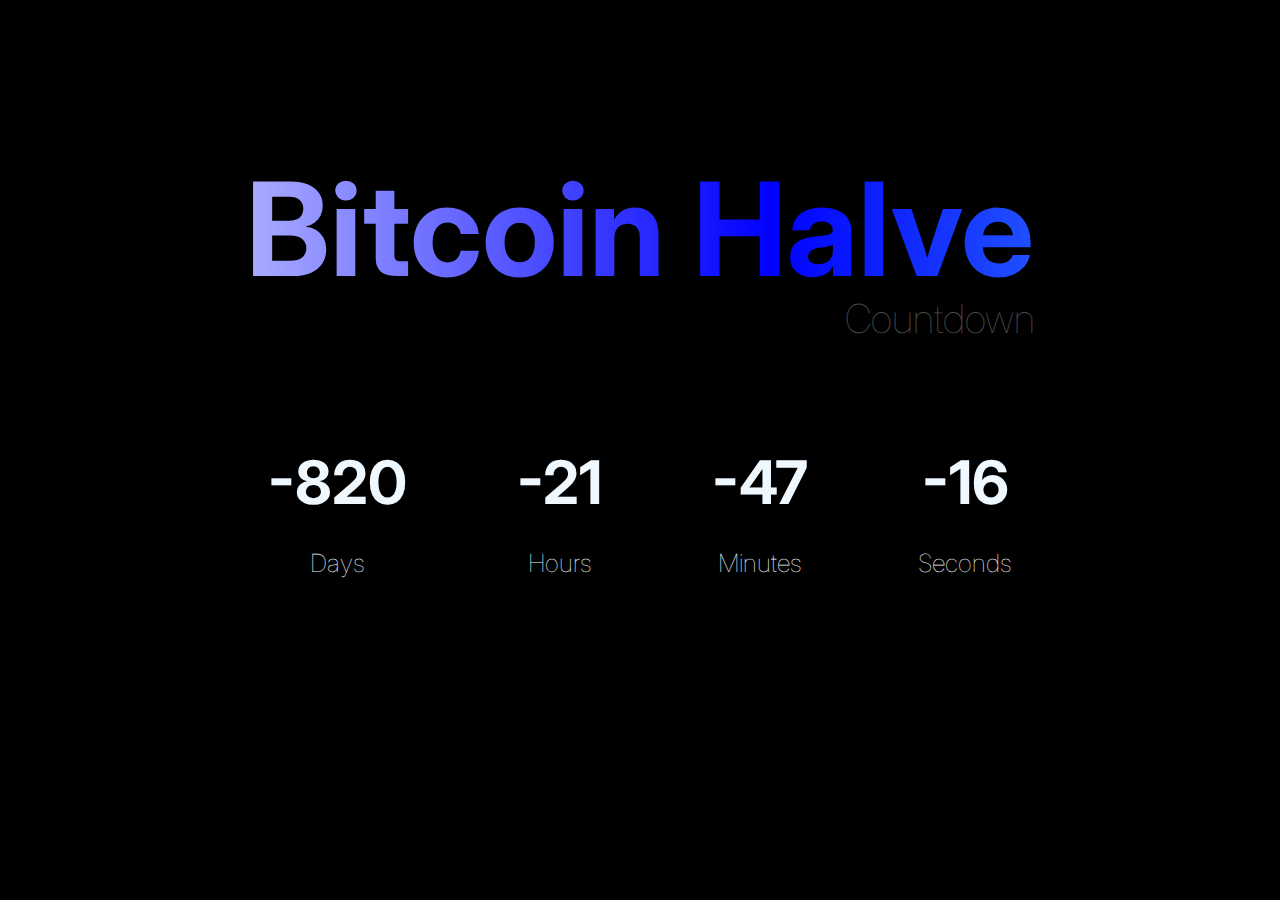
<file: Bitcoin Halve Countdown/index.html>
<!DOCTYPE html>
<html lang="en">
<head>
    <meta charset="UTF-8">
    <meta http-equiv="X-UA-Compatible" content="IE=edge">
    <meta name="viewport" content="width=device-width, initial-scale=1.0">
    <link rel="stylesheet" href="style.css">
    <link rel="preconnect" href="https://fonts.googleapis.com">
<link rel="preconnect" href="https://fonts.gstatic.com" crossorigin>
<link href="https://fonts.googleapis.com/css2?family=Abril+Fatface&family=Inter:wght@400;500;600;700;800&family=Merriweather:ital@0;1&family=Space+Mono&display=swap" rel="stylesheet">
    <title>Bitcoin Halve</title>
</head>
<body>
    <div class="mainContainer">
        <h1>Bitcoin Halve</h1>
        <h6>Countdown</h6>
    </div>


    <div class="countdownContainer">
        <div class="container">
            <h4 id="days">330</h4>
            <h5>Days</h5>
        </div>
        <div class="container">
            <h4 id="hours">330</h4>
            <h5>Hours</h5>
        </div>
        <div class="container">
            <h4 id="minutes">330</h4>
            <h5>Minutes</h5>
        </div>
        <div class="container">
            <h4 id="seconds">330</h4>
            <h5>Seconds</h5>
        </div>
    </div>
 <script src="script.js"></script>   
</body>
</html>
</file>
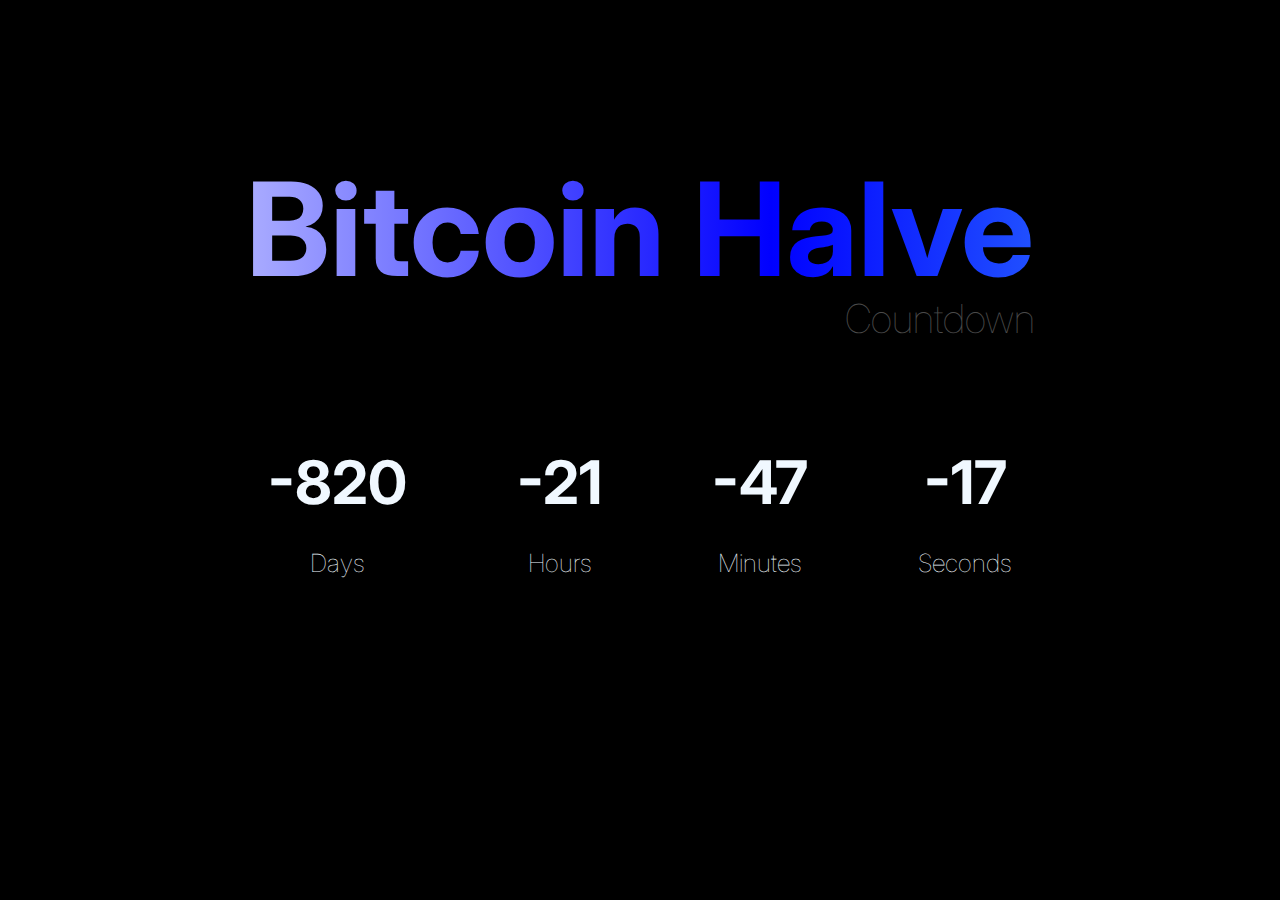
<file: BitcoinHalveCountdown/index.html>
<!DOCTYPE html>
<html lang="en">
<head>
    <meta charset="UTF-8">
    <meta content="width=device-width, initial-scale=1" name="viewport" />
    <link rel="stylesheet" href="style.css">
    <link rel="preconnect" href="https://fonts.googleapis.com">
<link rel="preconnect" href="https://fonts.gstatic.com" crossorigin>
<link href="https://fonts.googleapis.com/css2?family=Abril+Fatface&family=Inter:wght@400;500;600;700;800&family=Merriweather:ital@0;1&family=Space+Mono&display=swap" rel="stylesheet">
    <title>Bitcoin Halve</title>
</head>
<body>
    <div class="mainContainer">
        <h1>Bitcoin Halve</h1>
        <h6>Countdown</h6>
    </div>


    <div class="countdownContainer">
        <div class="container">
            <h4 id="days">330</h4>
            <h5>Days</h5>
        </div>
        <div class="container">
            <h4 id="hours">330</h4>
            <h5>Hours</h5>
        </div>
        <div class="container">
            <h4 id="minutes">330</h4>
            <h5>Minutes</h5>
        </div>
        <div class="container">
            <h4 id="seconds">330</h4>
            <h5>Seconds</h5>
        </div>
    </div>
 <script src="script.js"></script>   
</body>
</html>
</file>
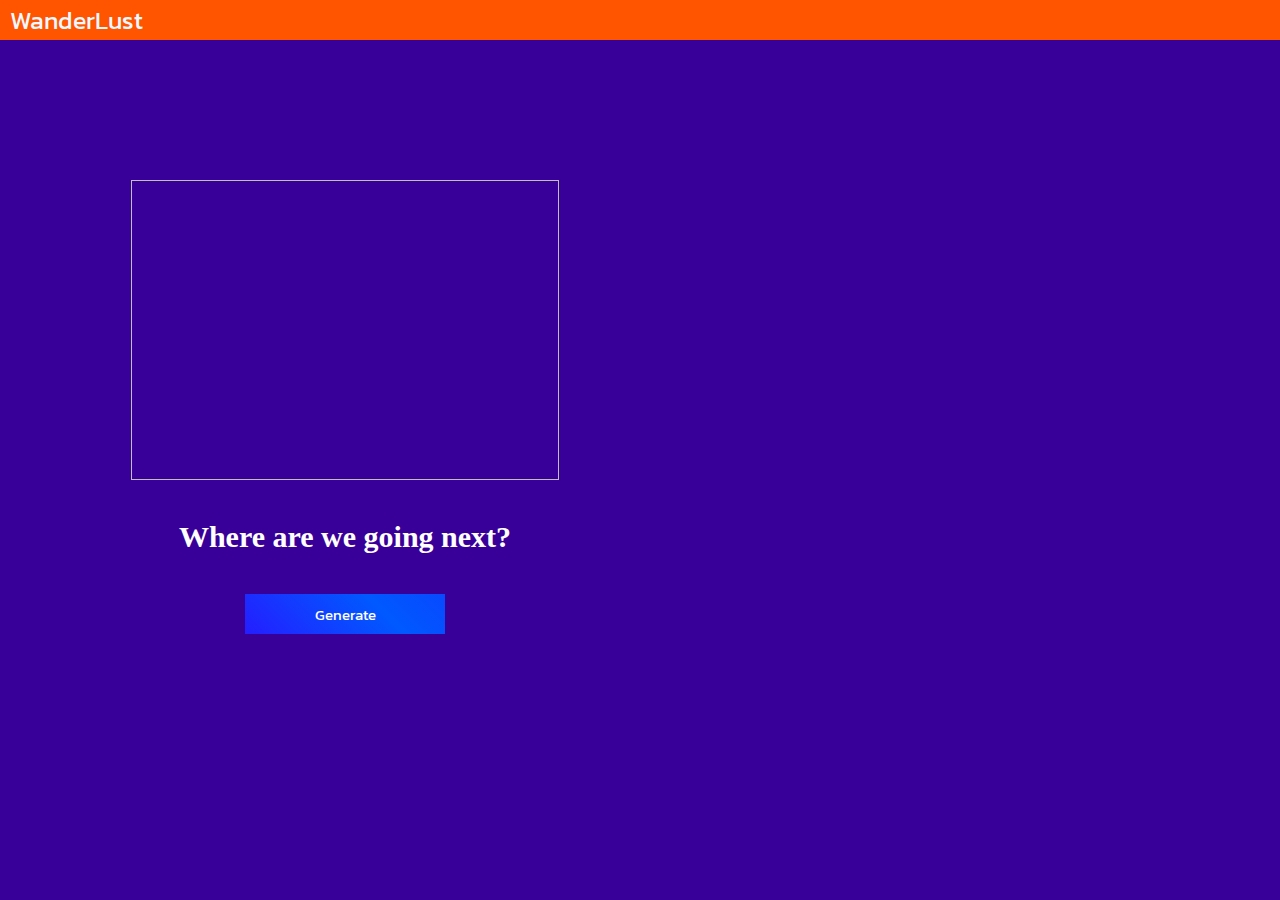
<file: CountryGenerator/index.html>
<!DOCTYPE html>

<head>
    <meta charset="UTF-8">
    <link rel="stylesheet" type="text/css" href="style.css">
    <title>Document</title>
    <link rel="preconnect" href="https://fonts.googleapis.com">
<link rel="preconnect" href="https://fonts.gstatic.com" crossorigin>
<link href="https://fonts.googleapis.com/css2?family=Kanit&display=swap" rel="stylesheet">
</head>
<body>
<nav><div class="logo">WanderLust</div></nav>


<div class="float-container">
    
    <div class="float-child">
        <div class="flagInfo">
    <img id="countryFlag" width="100" height="70">
    <h4>Where are we going next?</h4>
    <button id="generateBtn">Generate</button>
</div>
     </div>
    
    <div class="float-child">
    <div class="countryInfo">
    <p id="randomCountry"></p> 
    <p id="capitals"></p>
    <p id="continent"></p>
    <p id="countryCurrency"></p>
    <p id="population"></p>
    </div></div>
</div>

    <script src="script.js"></script>
</body>
</html>
</file>
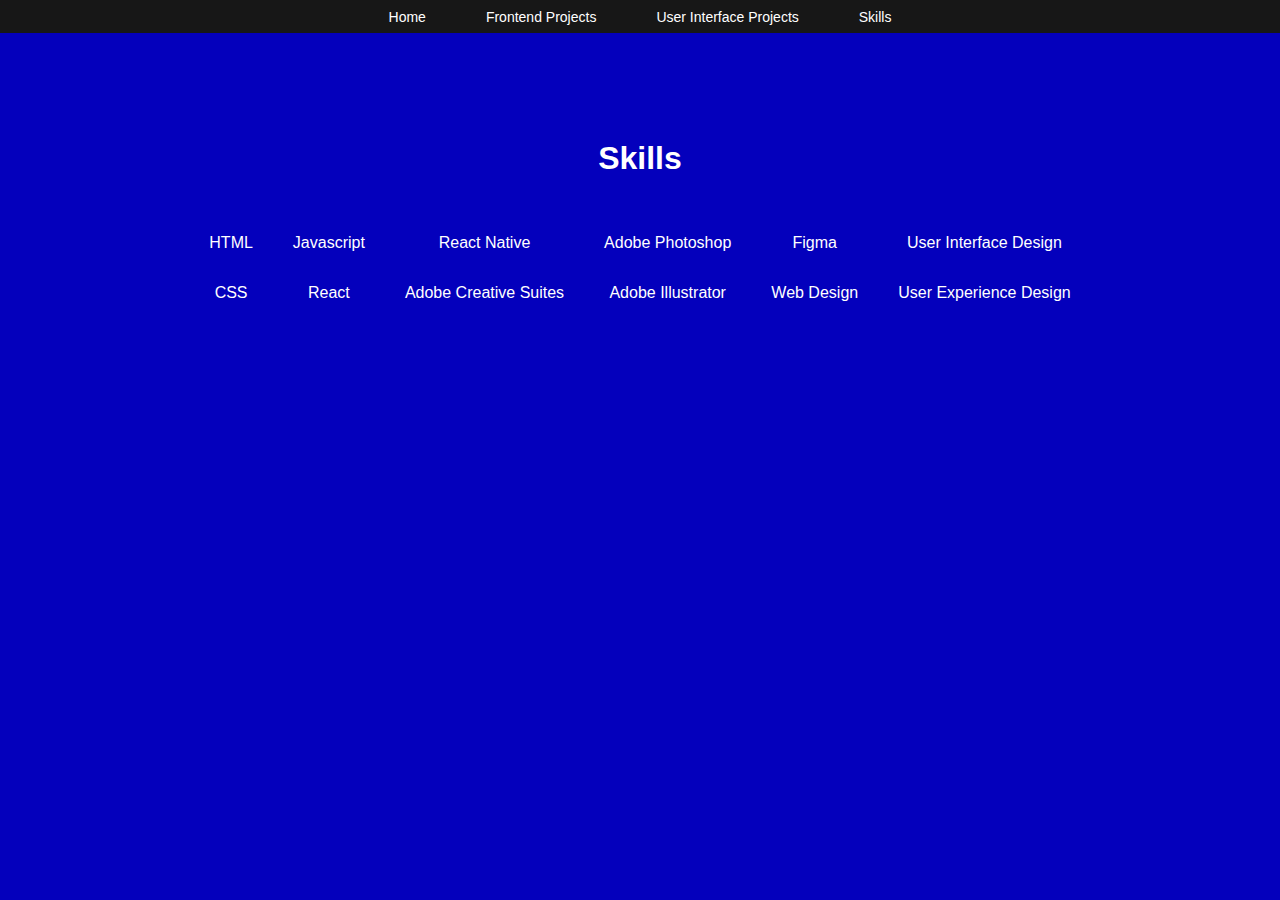
<file: skills.html>
<!DOCTYPE html>
<html lang="en">
<head>
 
  
    <meta charset="UTF-8">
    <link rel="stylesheet" href="style.css">
    <title>Portfolio</title>
</head>
<body class="userinterfaceBackground">
    <nav>
        <ul class="navigation">
          <li><a href="./index.html">Home</a></li>
            <li><a href="/frontend.html"> Frontend Projects</a></li>
          <li><a href="./userinterface.html">User Interface Projects</a></li>
          <li><a href="./skills.html">Skills</a></li>
           <!-- <li><a href="./contact.html">Contact</a></li> -->
        </ul>
      </nav>
    </header>
    
    <div class="frontendHeaderThree">
      <h1>Skills</h1>
      
      </div>   

      <div class="allSkillsContainer">
        <div class="allSkills">
            <p class="skillsInfo">HTML</p>
            <p class="skillsInfo">CSS</p>
        </div>
        <div class="allSkills">
            <p class="skillsInfo">Javascript</p>
            <p class="skillsInfo">React</p>
        </div>
        <div class="allSkills">
            <p class="skillsInfo">React Native</p>
            <p class="skillsInfo">Adobe Creative Suites</p>
        </div>
        <div class="allSkills">
            <p class="skillsInfo">Adobe Photoshop</p>
            <p class="skillsInfo">Adobe Illustrator</p>
        </div>
        <div class="allSkills">
            <p class="skillsInfo">Figma</p>
            <p class="skillsInfo">Web Design</p>
        </div>
        <div class="allSkills">
            <p class="skillsInfo">User Interface Design</p>
            <p class="skillsInfo">User Experience Design</p>
        </div>
      </div>



      
      
<script src="script.js"></script>      
</body>
</html>
</file>
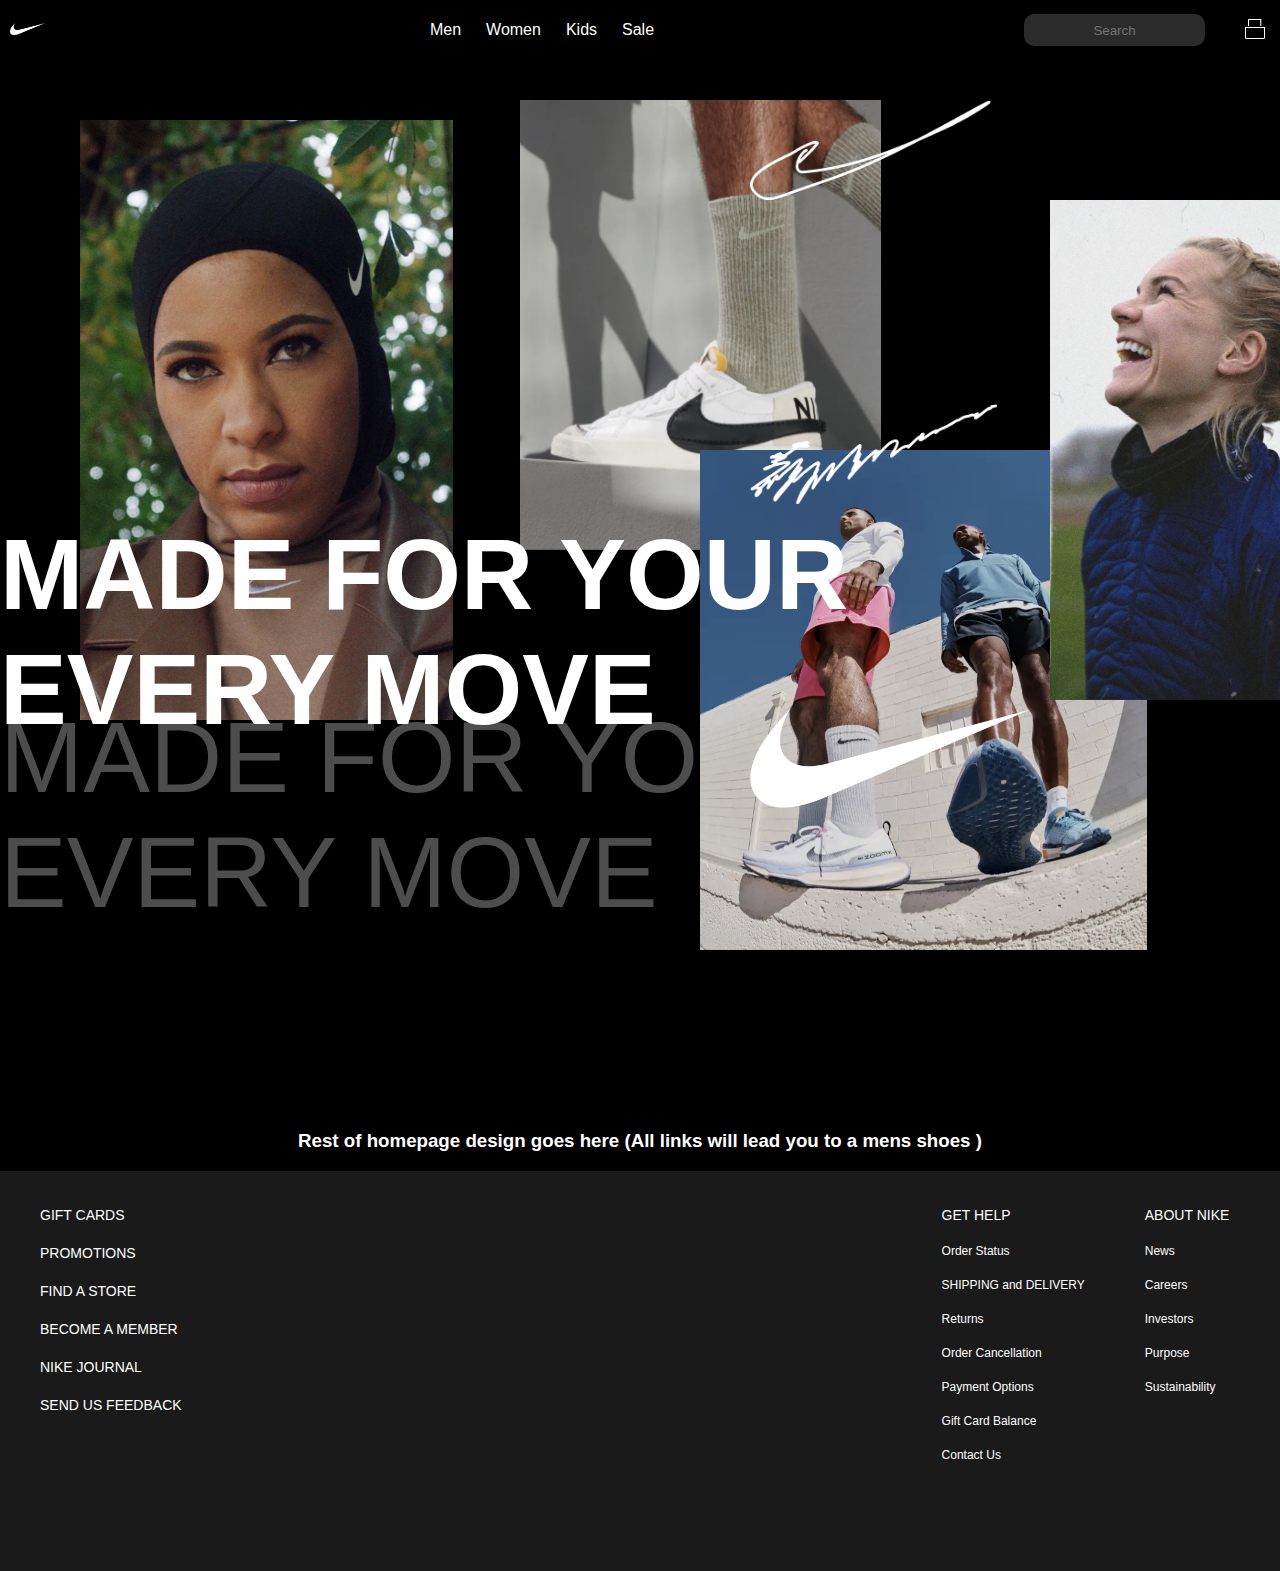
<file: Nike/nike.html>
<!DOCTYPE html>
<html lang="en">
<head>
    <meta charset="UTF-8">
    <meta http-equiv="X-UA-Compatible" content="IE=edge">
    <meta name="viewport" content="width=device-width, initial-scale=1.0">
  
 
    <link rel="stylesheet" href="style.css">
    <title>Nike</title>
</head>
<body>
    
    <header>
        <a href="./shop.html"><img src="./images/nikeLogo.png" class="logo"></a>
        <nav>
            <ul class="makeCenter">
                <li><a href="./shop.html">Men</li></a></li>
                <li><a href="./shop.html">Women</li></a></li>
                <li><a href="./shop.html">Kids</li></a></li>
                <li><a href="./shop.html">Sale</li></a></li>
            </ul>
        </nav>
        <div class ="shopCartContainer">
            <input type="text" class="input" placeholder="Search">
            
                <img src="./images/shoppingcart.png" class="shoppingCartImage">
                <div  id="numberAddedToCart"></div>
           </div>   
    </header>

<div class="imagesContainer">
    <img src="./images/womanScarf.png" class="womanScarf">
    <img src="./images/shoes.png" class="shoes">
    <img src="./images/twoPeople.png" class="twoPeople">
    <img src="./images/womenBlue.png" class="womenBlue">
</div>

    <div class="nikeLogos">
        <div class="nikeContainer">
            <div class="container">
            <img src="./images/nikeDrawing.png" class="nikeLogo">
            <img src="./images/nikeDrawingTwo.png" class="nikeLogo">
            <img src="./images/nikeLogo.png" class="nikeLogo">
        </div>
    </div>
</div>
<div class="containerQuote">
    <h1 class="bigtext">MADE FOR YOUR<br>EVERY MOVE</h1>
    <div class="inverted">MADE FOR YOUR<br>EVERY MOVE</div>
</div>


<h3 style=color:white>Rest of homepage design goes here (All links will lead you to a mens shoes )</h3>
 
<footer>
    <div class="footerContainer">
        <div class="footerDetails">
            <ul class="footerList">
                <li>GIFT CARDS</li>
                <li>PROMOTIONS</li>
                <li>FIND A STORE</li>
                <li>BECOME A MEMBER</li>
                <li>NIKE JOURNAL</li>
                <li>SEND US FEEDBACK</li>
            </ul>
        </div>
        <div class="details">
            <ul class="footerList">
                <li class="noHover">GET HELP</li>
                <div class="greyText">
                <li>Order Status</li>
                <li>SHIPPING and DELIVERY</li>
                <li>Returns</li>
                <li>Order Cancellation</li>
                <li>Payment Options</li>
                <li>Gift Card Balance</li>
                <li>Contact Us</li>
            </div>
            </ul>
        </div>
        <div class="details">
            <ul class="footerList">
                <li class="noHover">ABOUT NIKE</li>
                <div class="greyText">
                <li>News</li>
                <li>Careers</li>
                <li>Investors</li>
                <li>Purpose</li>
                <li>Sustainability</li>
            </div>
            </ul>
        </div>
        
    </div>
</footer>
      
<script src="script.js"></script>      
</body>
</html>
</file>
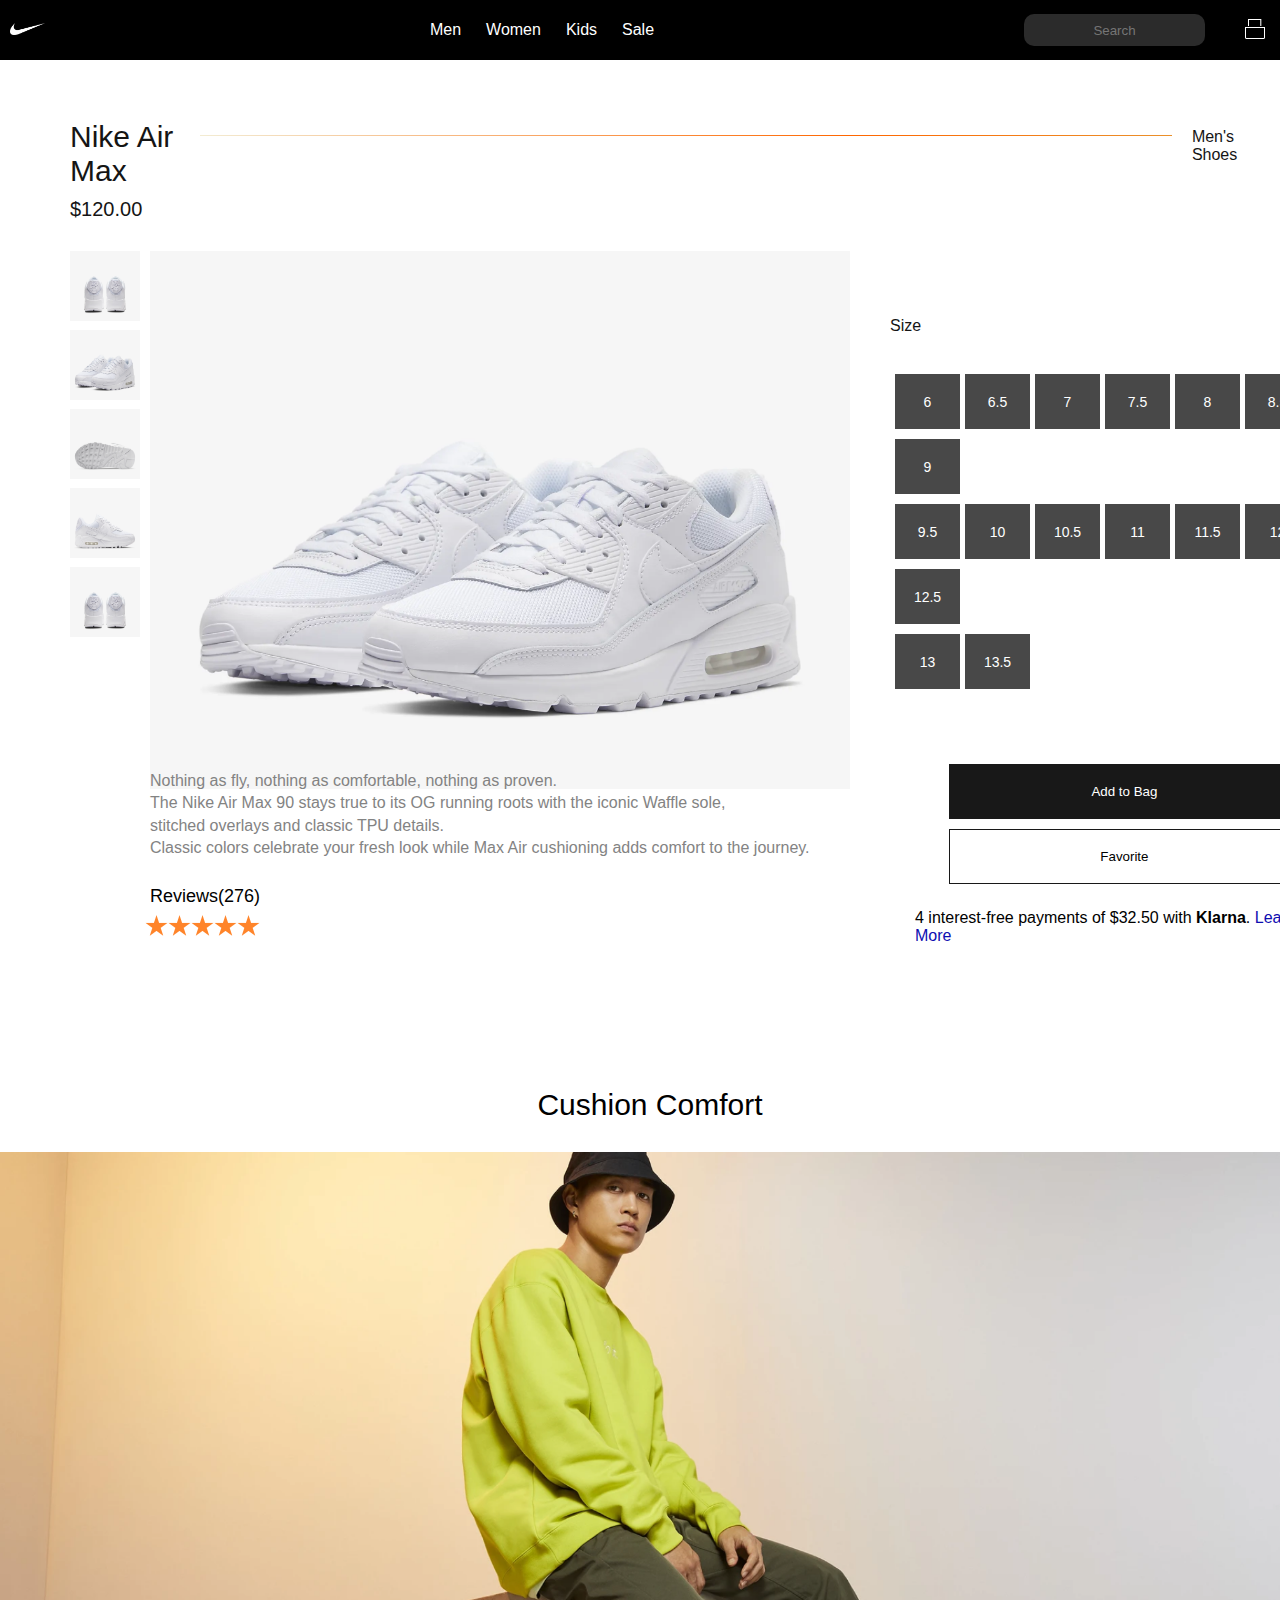
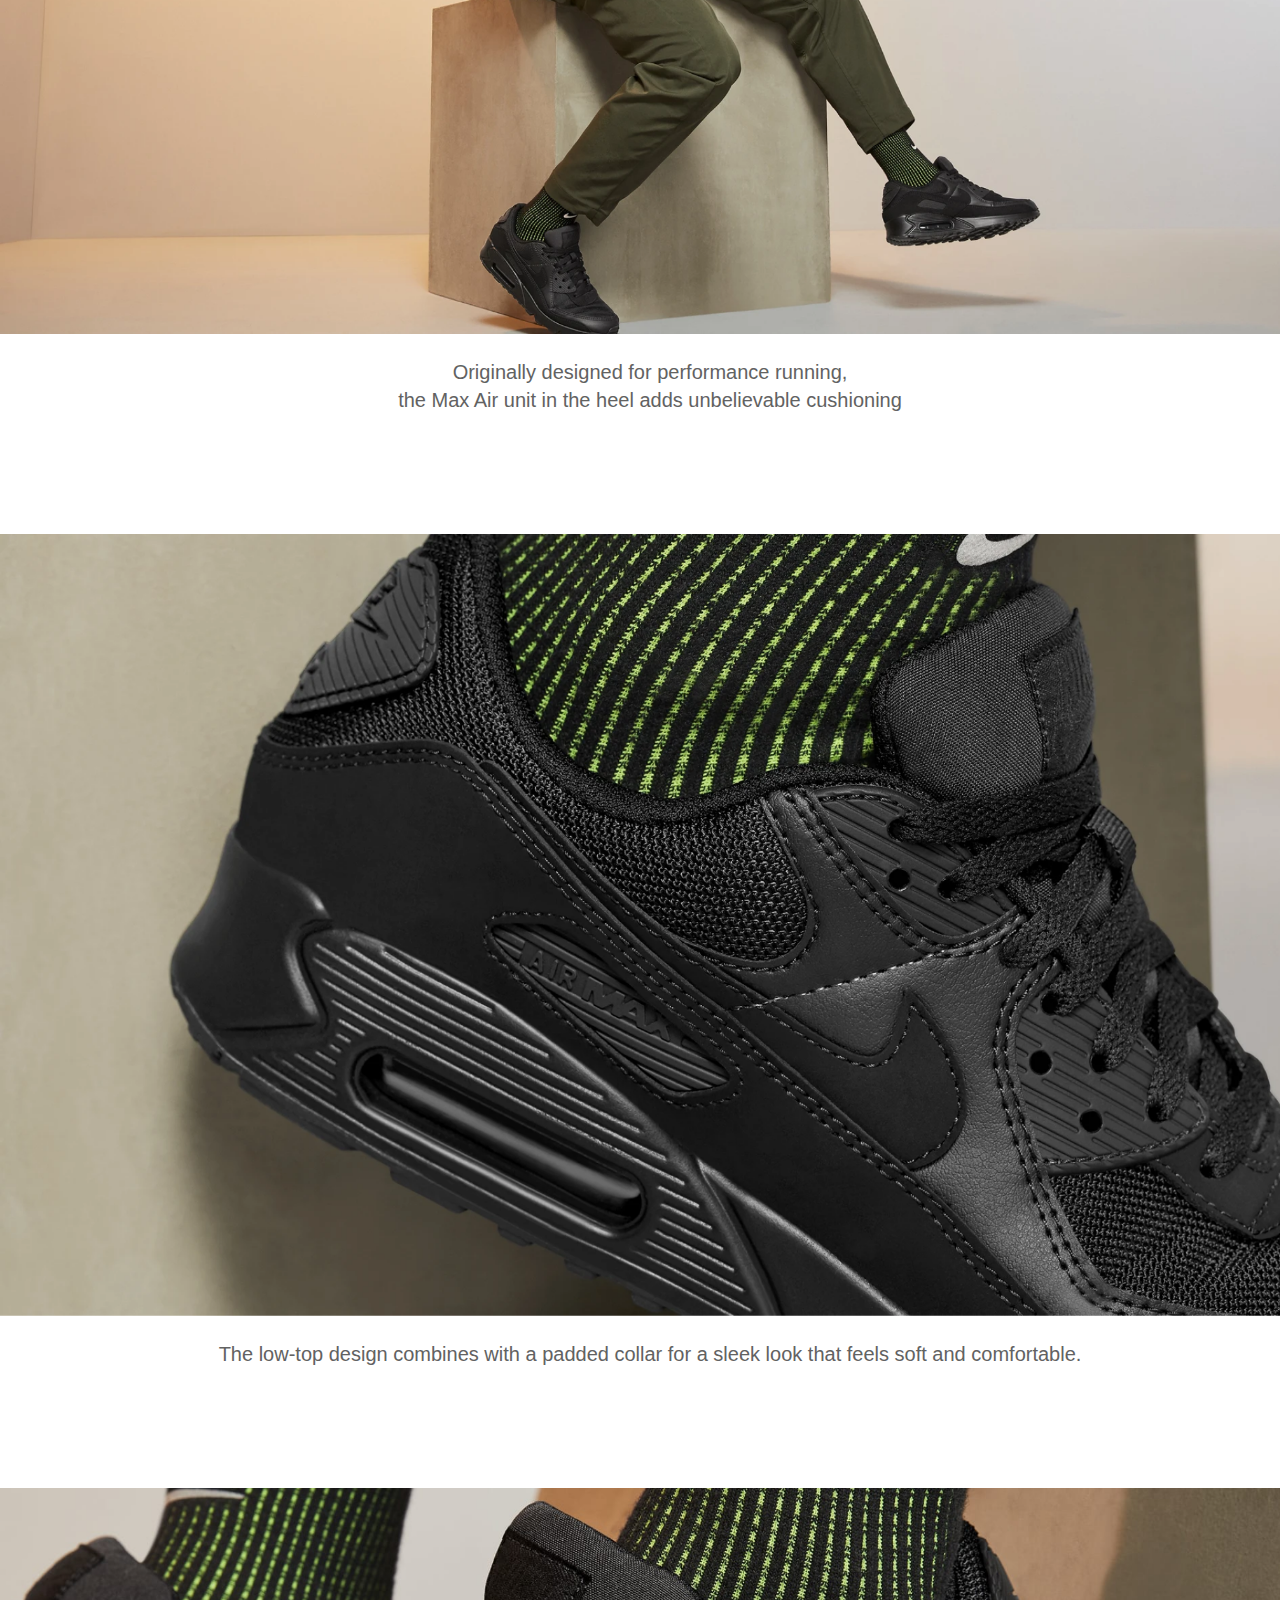
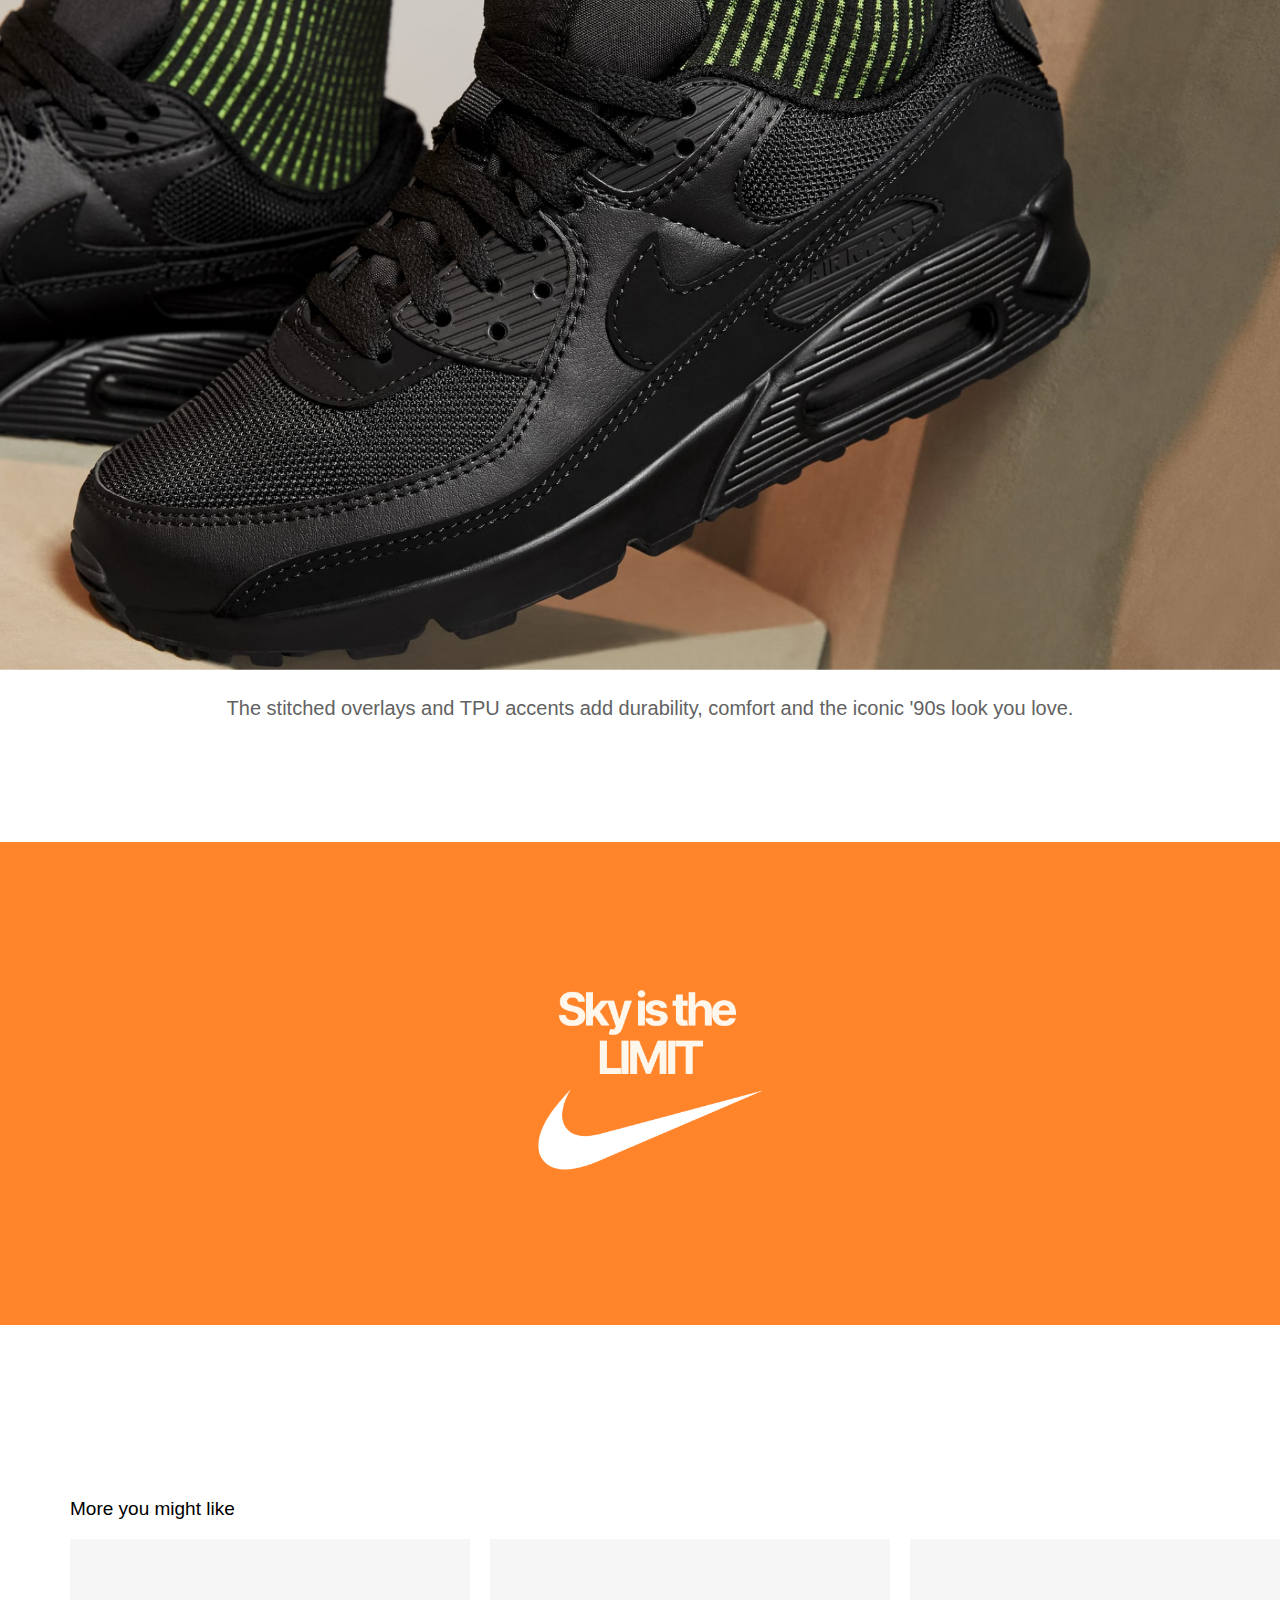
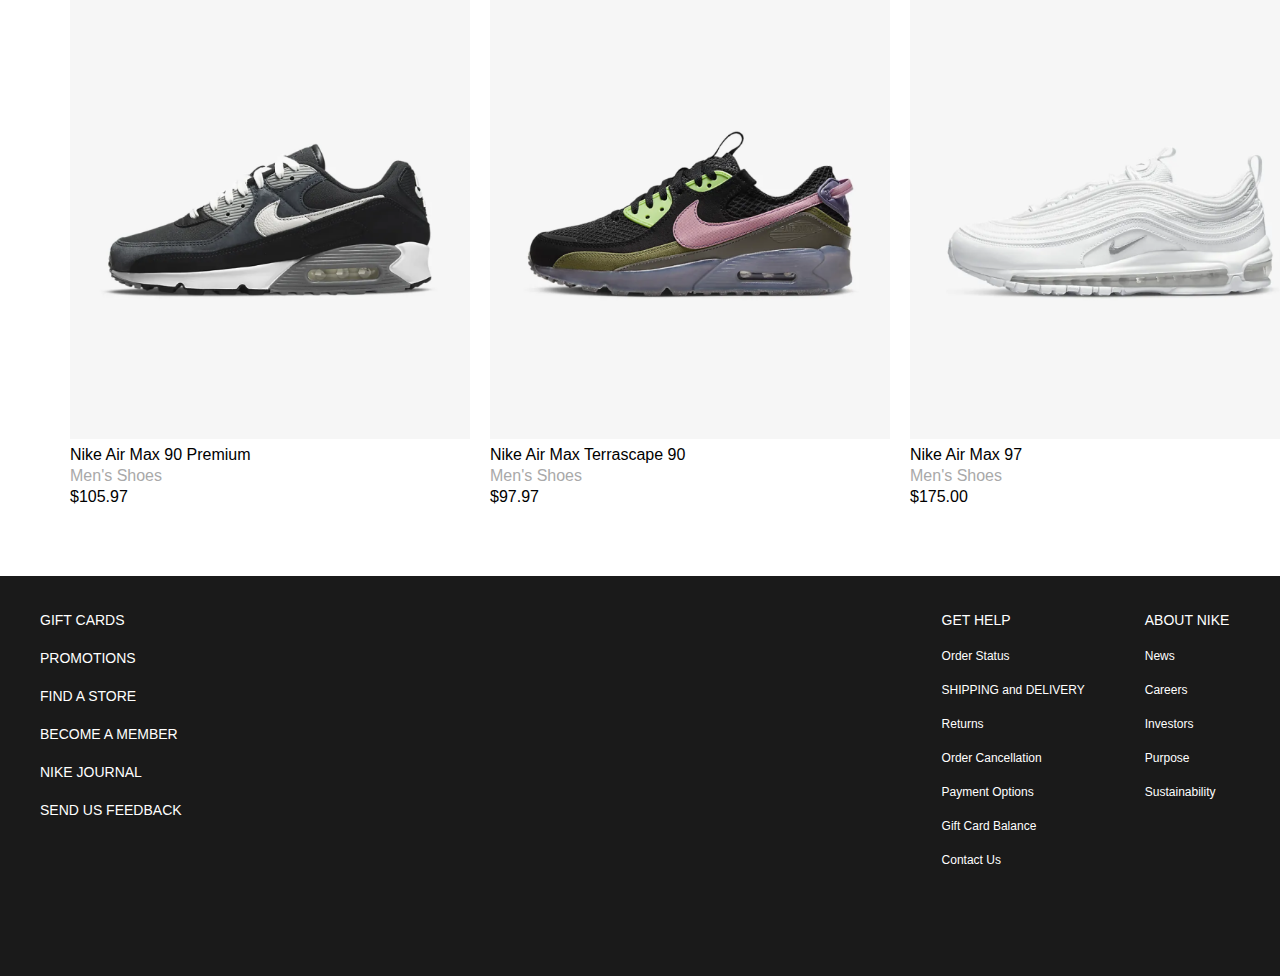
<file: Nike/shop.html>
<!DOCTYPE html>
<html lang="en">
<head>
    <meta charset="UTF-8">
    <meta http-equiv="X-UA-Compatible" content="IE=edge">
    <meta name="viewport" content="width=device-width, initial-scale=1.0">
  
    
    <link rel="stylesheet" href="style.css">
    <title>Nike</title>
</head>

<body class="shop">
    <header>
    <a href="./nike.html"><img src="./images/nikeLogo.png" class="logo"></a>
    <nav>
        <ul class="makeCenter">
            <li><a href="./shop.html">Men</li></a></li>
            <li><a href="./shop.html">Women</li></a></li>
            <li><a href="./shop.html">Kids</li></a></li>
            <li><a href="./shop.html">Sale</li></a></li>
        </ul>
    </nav>
    <div class ="shopCartContainer">
        <input type="text" class="input" placeholder="Search">
        
            <img src="./images/shoppingcart.png" class="shoppingCartImage">
            <div  id="numberAddedToCart"></div>
       </div>   
</header>

    <div class="BigContainer">
        <div class="mainTitle">
            <div class="fontTitle">
                <div class="titleColumn">
                    <span class="title">Nike Air Max</span>
                    <span class="price" >$120.00</span>
                </div>
                <div class="row">
                    <div class="line"></div>
                    <p class="men">Men's Shoes</p>
                </div>
            </div>
        </div>
    


    <div class="shoeContainerSize">
            <div id="shoeColumn"></div>
            <div id="mainShoe"></div>
        <div class="selectContainer">
            <div class="sizeInfo">
                    <p class="pickSize">Size</p>
                    <p class="sizeGuide">Size Guide</p>
            </div>
            <div class="buttons">
                        <div id="sizeSelect"></div>
                    </div>
                    <div class="buttonSection">
                            <button class="addtoBag" id="addtoBag">Add to Bag</button>
                            <button class="favorite" id="favorite">Favorite</button>
                            <p class="klara">4 interest-free payments of $32.50 with <b>Klarna</b>. <a href="#" style="color: rgb(13, 13, 177);">Learn More</a></p>

                    </div>
        </div> 
    </div>
</div>




<p class="description" id="description">

    </p>
   <div class="reviewContainer">
        <p class="reviews">Reviews(276)</p>
        <img src="./images/stars.png" class="stars">
    </div>

    <div class="model">

        <div class="modelContainer">
            <p class="cushion">Cushion Comfort</p>
                <img src="./images/modelnike.png">
                <p class="cushionDetails">Originally designed for performance running,<br>
                    the Max Air unit in the heel adds unbelievable cushioning</p>
        </div>

        <div class="modelContainer">
                <img src="./images/modelniketwo.png">
                <p class="cushionDetails">The low-top design combines with a padded collar for a sleek look that feels 
                    soft and comfortable.</p>
        </div>

        <div class="modelContainer">
            <img src="./images/modelnikethree.png">
            <p class="cushionDetails">The stitched overlays and TPU accents add durability, 
                comfort and the iconic '90s look you love.
            </p>
        </div>
        <div class="modelContainer">
            <img src="./images/skylimit.png" class="skyLimit">

        </div>

    </div>

    <p class="mightLikeText">More you might like</p>
    <div class="mightLikeContainer">
    
        <div id="mightLike"></div>

     </div>


    </div>

    <footer>
        <div class="footerContainer">
            <div class="footerDetails">
                <ul class="footerList">
                    <li>GIFT CARDS</li>
                    <li>PROMOTIONS</li>
                    <li>FIND A STORE</li>
                    <li>BECOME A MEMBER</li>
                    <li>NIKE JOURNAL</li>
                    <li>SEND US FEEDBACK</li>
                </ul>
            </div>
            <div class="details">
                <ul class="footerList">
                    <li class="noHover">GET HELP</li>
                    <div class="greyText">
                    <li>Order Status</li>
                    <li>SHIPPING and DELIVERY</li>
                    <li>Returns</li>
                    <li>Order Cancellation</li>
                    <li>Payment Options</li>
                    <li>Gift Card Balance</li>
                    <li>Contact Us</li>
                </div>
                </ul>
            </div>
            <div class="details">
                <ul class="footerList">
                    <li class="noHover">ABOUT NIKE</li>
                    <div class="greyText">
                    <li>News</li>
                    <li>Careers</li>
                    <li>Investors</li>
                    <li>Purpose</li>
                    <li>Sustainability</li>
                </div>
                </ul>
            </div>
            
        </div>
    </footer>
    
<script src="script.js"></script>      
</body>
</html>
</file>
<file: Bitcoin Halve Countdown/style.css>
body {
    background-color: black;
    font-family: 'Inter', sans-serif;
    color:aliceblue
}

@keyframes gradientAnimation {
    0% { background-position: 0% 50%; }
    25% { background-position: 100% 50%; }
    50% { background-position: 0% 50%; }
    75% { background-position: 100% 50%; }
    100% { background-position: 0% 50%; }
  }
  
  h1 {
    background: linear-gradient(to right, rgb(170, 172, 255), blue, rgb(65, 160, 255), rgb(58, 65, 188));
    background-size: 200% auto;
    animation: gradientAnimation 10s infinite linear;
    -webkit-background-clip: text;
    -webkit-text-fill-color: transparent;
    font-size: 130px;
    margin-top: 50px;
  }

h6 {
    color: #4A4A4A;
    font-size: 40px;
    margin-top: -100px;
    margin-left: 600px;
    font-weight: lighter;
    
}

.mainContainer {
   display: flex;
   flex-direction: column;
   align-items: center;
   margin-top: 100px;
   
}
.countdownContainer{
    display: flex;
    flex-direction: row;
    justify-content: center;
    align-items: center;
   
}

.container {
    margin: auto 55px ;
    text-align: center;
    margin-top: -70px;
   

}

h4 {
    font-size: 60px;
    font-weight: light;
}

h5 {
    font-size: 25px;
    margin-top: -50px;
    font-weight: lighter;
}

@media only screen and (max-width: 600px) {
    .mainContainer {
        margin-top: 50px;
    }

    h6 {
        margin-left: 0;
    }

    .container {
        margin: auto;
    }
}
</file>
<file: BitcoinHalveCountdown/style.css>
body {
    background-color: black;
    font-family: 'Inter', sans-serif;
    color:aliceblue
}

@keyframes gradientAnimation {
    0% { background-position: 0% 50%; }
    25% { background-position: 100% 50%; }
    50% { background-position: 0% 50%; }
    75% { background-position: 100% 50%; }
    100% { background-position: 0% 50%; }
  }
  
  h1 {
    background: linear-gradient(to right, rgb(170, 172, 255), blue, rgb(65, 160, 255), rgb(58, 65, 188));
    background-size: 200% auto;
    animation: gradientAnimation 10s infinite linear;
    -webkit-background-clip: text;
    -webkit-text-fill-color: transparent;
    font-size: 130px;
    margin-top: 50px;
  }

h6 {
    color: #4A4A4A;
    font-size: 40px;
    margin-top: -100px;
    margin-left: 600px;
    font-weight: lighter;
    
}

.mainContainer {
   display: flex;
   flex-direction: column;
   align-items: center;
   margin-top: 100px;
   
}
.countdownContainer{
    display: flex;
    flex-direction: row;
    justify-content: center;
    align-items: center;
   
}

.container {
    margin: auto 55px ;
    text-align: center;
    margin-top: -70px;
   

}

h4 {
    font-size: 60px;
    font-weight: light;
}

h5 {
    font-size: 25px;
    margin-top: -50px;
    font-weight: lighter;
}

@media only screen and (max-width: 767px) {
    body {
        max-width: 100%;
    }

    .mainContainer {
        display: flex;
        flex-direction: column;
        align-items: center;
        margin-top: 70px;
        justify-content: center;
        text-align: center;
     }

    h6 {
      margin-top:10px;
      font-size: 20px;
        margin-left: 205px;
        margin-top: -30px;
    }
  
    .container {
      margin: auto 20px;
      
    }
    
    h1 {
      font-size: 50px;
    }
    
    h4 {
      font-size: 20px;
    }
    
    h5 {
      font-size: 10px;
      margin-top: -10px;
    }
  }
</file>
<file: CountryGenerator/style.css>
body {
    background-color: #390099;
  color: white;
margin: 0px;
  
  flex-wrap: wrap;
}

nav {
    height: 40px;
    width: 100%;
    background-color: #ff5400;
    margin: 0;
  padding: 0;
  margin-top: 0;
  
  
  
}

h4 {
    text-align: center;
    margin-top: 40px;
    font-size: 30px;

}


@keyframes color{
0% {
    background-position: 0 50%;
}
50% {
    background-position: 100% 50%;
}
100% {
    background-position: 0 50%;
    }
}
#countryFlag {
    height: 300px;
    width: auto;
    display: block;
    margin: 0 auto;
    border-radius: 0px;
    margin-top: 80px;
}




#generateBtn {
    color: white;
    font-family: 'Kanit', sans-serif;
    font-size: 15px;
   width: 200px;
   height:40px;
    border-radius: 0px;
    padding: 9px;
    border: none;
    display: block;
    margin: 0 auto;
    margin-top: 30px;
    background: linear-gradient(45deg,#3700ff,#0059ff,#1929ff,#2a4aff);
  background-size: 300% 300%;
  animation: color 12s ease-in-out infinite;
  
}

#generateBtn:hover   {
    background:none;
    background-color:#ff5400;
  background-size: 300% 300%;
  animation: color 12s ease-in-out infinite;
  
}

#randomCountry {
    font-size: 70px;
    text-align: center;
    margin-bottom: 19px;
    color: #ffbd00;
}



.logo {
    color: aliceblue;
  font-size: 25px;
  font-family: 'Kanit', sans-serif;
  padding-top: 1px;
  margin-left: 10px;
  
}

.float-container {
    display: flex;
    margin-top: 40px;
   display: flex;
   flex-wrap: wrap;
    
  }
  
  .float-child {
    flex: 1;
    
  }
  

  .countryInfo {
    margin-top: 100px;
  text-align: center;
  margin-top: 150px;

  margin-left: -50px;
       
  }

  .flagInfo {
    margin-left: 10px;
    margin-left: 50px;
    margin-top: 100px;
  }
</file>
<file: style.css>
body {
    margin: 0px;
    font-family:'Lucida Sans', 'Lucida Sans Regular', 'Lucida Grande', 'Lucida Sans Unicode', Geneva, Verdana, sans-serif;
    color: rgb(0, 0, 0);
}

.backgroundColor {
    width:100%;
    height: 700px;
    background-color: #0400BC;
}

.userinterfaceBackground {
    background-color: #0400BC;
    height: 700px;
    width: 100%;
    color: white;
}

nav {
    background-color: #171717;
    height: 33px;
    width: 100%;
    color: white;
    display: flex;
    flex-direction: row;
    align-items: center;
    justify-content: center;
    text-align: center;
    position: fixed;
    top: 0;
    left: 0;
}

nav ul {
    display: flex;
    list-style: none;
    padding: 0;
    margin: 10px;
  }

.navigation li {
    margin: 30px;
    font-size: 14px;
}

a {
    color: white;
    text-decoration: none;
}

a:hover {
    color: yellow;
}

.links {
    height: 240px;
    width:9vh;
    background-color: yellow;
    position: fixed;
    top: 100px;
    right: 0;
}

.imageColumn {
    display: flex;
    flex-direction: column;
    flex-wrap: wrap;
    align-items: center; /* Center vertically */
    justify-content: center;
    
}

.imageColumn img{
    margin: 19px;
}

.my-image-class {
    height: 40px;
    width: auto;
    display: flex;
    flex-direction: column;
    flex-wrap: wrap;
    margin-top: 50px;
    margin-left: 15px;
}

.classOne{
    height: 45px;
    width: auto;
    margin-left: 1px;
    margin-top: 50px;
}

.mainHeader {
    color: white;
    margin-left: 40px;
    display:flex;
    margin-right: 100px;
}

.float-container {
    display: flex;
   flex-direction: column; 
}
  
.float-child {  
    margin-left: 60px;
}

.myName {
    font-size: 65px;
    color: white;
}

.myInfoContainer {
    margin-top: 150px;
}

.myInfo {
    margin-top: -19px;
    line-height: 2;
    color: white;
}

.meContainer {
    margin-top: 30px;
}

.first-text {
    line-height: 1.5;
    color:yellow;
    text-align: right;
}

.front {
    font-size: 25px;
    color: white;
}

.skillsWord {
    color:rgb(255, 255, 255);
    font-size: 50px;
    text-align: center;
    margin-top: -120px;
    display: flex;
    justify-content: center;
}

.skinnyContainer {
    height: 7px;
    width: 250px;
    background-color: yellow;
    border-radius: 100px;
}

.skills {
    text-align: center;
    margin-top: -150px;
     display: flex;
    flex-wrap: wrap;
}

h2 {
    font-size: 40px;
}

.skillsContainer {
    height: 100px;
    width: 1200px;
    margin: 100px auto;
    background-color: yellow;
    margin-top: 140px;
    display: flex;
    flex-wrap: wrap;
}

  .allImages {
    margin-left: auto;
    margin-right: auto;
    margin-top: -15px;
    display: flex;
    flex-wrap: wrap;
}

.skillInfoParent {
    display: flex;
    justify-content: center;
    align-items: center;
    margin-left: auto;
    margin-right: auto;
}

.SkillInfo {
   font-size: 16px;
   font-family: Arial, Helvetica, sans-serif;
   line-height: 3;
}

.middle {
    text-align: center;
    color: #0400BC;
}

.boxes {
    display: flex;
    flex-direction: column;
    flex-wrap: wrap;
    margin-top: 70px;
}

.FrontEnd {
    text-align: center;
    font-size: 50px;
    margin-top: 120px;
    color: rgb(255, 255, 255);
}

.interface {
    text-align: center;
    font-size: 50px;
    margin-top: 120px;
    color: rgb(255, 255, 255);
}

.boxContainerDirection {
    display: flex;
    flex-wrap: wrap;
    justify-content: center; 
    margin-top: 60px;
}

h3{
    font-size: 50px;
    text-align: center;
    margin-top: 100px;
}

.label {
    color: white;
    margin: 5px;
}

.labelThree {
    color: white;
    margin: 5px; 
}

.box-wrapper {
    display: flex;
    flex-direction: column;
    align-items: center;
    text-align: center;
  }

  .containerr {
    display: flex;
    flex-direction: column;
    align-items: center;
    text-align: center;
  }

img {
    height: 60px;
    width: auto; 
    margin: 25px;
}

.pic {
    height: 70px;
    width: auto; 
    margin: 25px;
}

.picTwo {
    margin-top: 35px;
}

.picTwo:hover {
    height: 70px;
    width: auto; 
    margin: 25px;
    margin-top: -30px;
}

.pic:hover {
    height: 80px;
    width: auto; 
    margin: 25px;
    margin-top: -30px;
}

.contactMe {
    text-align: center;
    font-size: 30px;
    margin-top: 120px;
}

.contactContainer {
    height: 100vh; 
    width: 100%;
    align-items: center;
    display: flex;
    justify-content: center;
   
}

form {
    background-color: rgb(255, 255, 255);
    display: flex;
    flex-direction: column;
    padding: 2vw 4vw;
    width: 500px;
    max-width: 600px;
    margin-top: -400px

}

input[type="text"],
textarea,
.submitButton {
    width: 100%;
    margin:7px;
}

textarea{
    margin-top: 10px;
    background-color: #0400BC;
    color: white;
}

label {
    color: black;
    font-size: 13px;
    margin-left: 8px;
}

.submitButton {
    background-color: black;
    color: white;
    margin-top: 10px;
    border-style: none;
    height: 30px;
}

.frontendHeader {
    height: 100vh; 
    width: 100%;
    align-items: center;
    display: flex;
    justify-content: center;
}

.frontendHeader, h1 {
    flex-direction: column;
    align-items: center;
    display: flex;
    justify-content: center;
    margin-top: -130px;
}

.frontendHeaderThree, h1 {
    flex-direction: column;
    align-items: center;
    display: flex;
    justify-content: center;
    margin-top: 70px;
}

.full-screen-image{
    height: 100px;
    width:100px
}

.square {
    height: 300px;
    width: 300px;
    background-color: white;
    margin: 30px;
    border: 1px solid #474747; 
}

.squareFrontEnd {
    height: 300px;
    width: 300px;
    background-color: rgb(17, 17, 17);
    margin: 30px;
}

.square-image {
    height: 250px;
    width: auto;
}

.squareThree {
    height: 300px;
    width: 300px;
    background-color: rgb(17, 17, 17);
    margin: 30px;
    border: 1.5px solid #161616; 
}

.label {
    color: black;;
}

.labelThree{
    color: white;
}

.big-image {
    height: 500px;
    justify-content: center;
    align-items: center;
    transition: transform 0.3s ease-in-out;
}

.modal-container {
    display: none;
    position: fixed;
    top: 0;
    left: 0;
    width: 100%;
    height: 100%;
    background-color: rgba(0, 0, 0, 0.8);
    z-index: 9999;
    overflow: auto;
}
  
.modal-content {
    display: flex;
    justify-content: center;
    align-items: center;
    height: 100%;
}
  
.modal-open {
    display: flex;
    justify-content: center;
    margin-top: 10px;
}
  
.modal-image {
    height: 700px;
    width: auto;
}
  
 
.bottomPage {
    height: 500px;
    width: 100%;
    background-color:#0400BC;
    justify-content: center;
    display: flex;
    margin-top: 200px;
    flex-direction: column;
}

.bottom {
    color: white;
    font-size: 70px;
    text-align: center;
    margin-top: -100px;
}

.footer {
    color: white;
    text-align: center;
    line-height: 2;
    font-weight:100;
    margin-top: -10px;
}

.userInterfaceInfo {
    text-align: center;
    justify-content: center;
    font-weight: 100;
    line-height: 2;
}

.nike {
    height: 200px;
    width: auto;
}

.allSkillsContainer {
    display: flex;
    flex-direction: row;
    justify-content: center;
}

.allSkills {
    display: flex;
    flex-direction: column;
    margin: 20px;
    text-align: center;
}

.labelFrontEnd {
    line-height: 2;
}
</file>
<file: Nike/style.css>
html, body {
    margin: 0;
    padding: 0;
}

body {
    background-color: black;
    color: rgb(0, 0, 0);
    height: 1200px;
    font-family:Arial, Helvetica, sans-serif
}

.shop {
    background-color: rgb(255, 255, 255);
    color: white;
    height: 100%;
}

.input {
    color: rgb(172, 172, 172);
    background-color: rgb(43, 43, 43);
    border-style: none;
    text-align: center;
    border-radius: 10px;
    height: 30px;
}



header {
    display:flex;
    justify-content: space-between;
    align-items: center;
    background-color: #000000;
    height: 60px;
    width: 100%;
    position: fixed;

}

.makeCenter {
    display: flex;
    flex-direction: row;
    justify-content: space-between;
 
}

.makeCenter li {
    margin-right: 25px;
    list-style: none;

    
}
.shoppingCartImage {
    height: 20px;
    width: 20px;
    margin-left: 40px;
    margin-top: 5px;
    margin-right: 5px;
}
.cartNumber {
    color:white;
    background-color: #ff6600;
    height: 25px;
    width: 25px;
    font-size: 12px;
    margin-left:-5px;
    border-radius: 5px;
}

img.logo  {
    height: auto;
    width: 35px;
    margin-left: 10px;
}

.shopCartContainer {
    display: flex;
    flex-direction: row;
    margin-right: 10px;
}






  
  

 
.womanScarf {
    height: 600px;
    width: auto;
    position: absolute;
    left:80px;
    top: 120px;
}

.womanScarf:hover {
    height: 650px;
    animation: floatingEffect 4s infinite linear;
    z-index: 2;
}

@keyframes floatingEffect {
    0% {
        transform: translateX(-5px);
    }
    50% {
        transform: translateX(5px);
    }
    100% {
        transform: translateX(-5px);
    }
}

.shoes {
    height: 450px;
    width: auto;
    position: absolute;
    left: 520px;
    top: 100px;
    transition: transform 2s ease-in-out ;
    
}

.shoes:hover {
    height: 450px;
    z-index: 12;
    animation: floatingEffect 4s infinite linear;
}

@keyframes floatingEffect {
    0% {
        transform: translateX(-5px);
    }
    50% {
        transform: translateX(5px);
    }
    100% {
        transform: translateX(-5px);
    }
}
    
.womenBlue {
    height: 500px;
    width: auto;
    position: absolute;
    left: 1050px;
    top: 200px;
    z-index: 2;
}

.womenBlue:hover {
    z-index: 12;
    animation: floatingEffect 4s infinite linear;
}

@keyframes floatingEffect {
    0% {
        transform: translateX(-5px);
    }
    50% {
        transform: translateX(5px);
    }
    100% {
        transform: translateX(-5px);
    }
}
 

.twoPeople {
    height: 500px;
    width: auto;
    position: absolute;
    left: 700px;
    top: 450px;
    z-index: 1;
}

.twoPeople:hover{
    z-index: 12;
    animation: floatingEffect 4s infinite linear;
}

@keyframes floatingEffect {
    0% {
        transform: translateX(-5px);
    }
    50% {
        transform: translateX(5px);
    }
    100% {
        transform: translateX(-5px);
    }
}
 
.nikeLogo {
    height: 100px;
    width: auto;
}

.nikeContainer  {
    display: flex;
    flex-direction: column;
    height: 500px;
    width:200px;
    position: absolute;
    left: 650px;
    z-index: 5;
}

.nikeLogos  {
    display: flex;
    flex-direction: column;
    width:200px;
}

.nikeLogo  img {
    margin: 10px;
    width:200px;
}

.container img {
    margin: 100px;
}

.containerQuote {
    display: flex;
    flex-direction: column;
}

.bigtext{
    position: absolute;
    font-size: 100px;
    top: 450px;
    z-index: 1;
    color: white;
}

.inverted {
   margin-top: 700px;
   color: rgb(77, 77, 77);
   font-size: 100px;
}




.BigContainer {
    height: 550px;
    background-color: rgb(255, 255, 255);
    width: 100%;
  
    
}

.mainTitle {
    display: flex;
    flex-direction: column;
    margin-bottom: 30px;

}
.fontTitle {
    margin-top: 120px;
    display: flex;
}


.titleColumn {
    display: flex;
    flex-direction: column;
    margin-left: 70px;
}

.title {
    font-size: 30px;
    color: rgb(21, 21, 21);
}

.price {
    font-size: 20px;
    color: rgb(21, 21, 21);
    margin-top: 10px;
}



.row {
    display: flex;
    flex-direction: row;
}

.line {
    height: 1px;
    width: 1015px;
    display: flex;
    flex-direction: row;
    margin-top: 15px;
    margin-left: 10px;
    background: linear-gradient(to right, #F3ECD3, #ff6600, #d6bb56, #ff6600);
    background-size: 200% auto;
    animation: gradientMove 7s linear infinite;
}
  
  @keyframes gradientMove {
    0% {
      background-position: 0% 50%;
    }
    50% {
      background-position: 100% 50%;
    }
    100% {
      background-position: 0% 50%;
    }
}






 
  
















.men {
    margin-top: 8px;
    margin-left: 20px;
    color: rgb(21, 21, 21);
}



.shoeImages {
    height: 80px;
    width: 80px;
    margin: 7.5px;
    border-radius: 2px;
}

button.size:hover {
    border-color: rgb(255, 128, 0);
    border-style:solid;
}

button.addtoBag{
    margin-top: 50px;
    height: 55px;
    width: 350px;
    border-radius: 0px;
    background-color: rgb(24, 24, 24);
    color: white;
    border-style: none;
}

button.addtoBag:hover {
    background-color: #ff6600;
}

button.addtoBag.clicked {
    background-color:#ff6600;
}

button.favorite {
    margin-top: 10px;
    height: 55px;
    width: 350px;
    border-radius: 0px;
    border: 1px solid rgb(24, 24, 24);;
    background-color: white;
}

button.favorite:hover {
    border: 2px solid #ff6600;
    
}

.description {
    color: rgb(131, 131, 131);
    font-size: 16px;
    line-height: 1.4;
    margin-top: 220px;
    margin-left: 150px;
   
}

.text {
    display: flex;
    flex-direction: row;
}

.reviewContainer {
    display: flex;
    flex-direction: column;
    flex-wrap: wrap;
}

.reviews {
    color: black;
    font-size: 18px;
    display: flex;
    margin-top: 10px;
    margin-left: 150px;
}

img.stars {
    height: 23px;
    width: 115px;
    margin-left: 145px;
    margin-top: -10px;
}

.model {
    display: flex;
    flex-direction: column;
    flex-wrap: wrap;
    justify-content: center;
    align-items: center;
    margin-top: 20px;
}

.model img {
    height: auto;
    width: 1300px;
    
 
}
 
.cushion {
    color: black;
    font-size: 30px;
    text-align: center;
    
}

.modelContainer {
    margin-top: 100px;
}

.cushionDetails {
    color: rgb(98, 98, 98);
    font-size: 20px;
    line-height: 1.4;
    text-align: center;
}



.mightLikeContainer {
    display: flex;
    flex-direction: row;
    overflow-y: scroll;
    margin-left: 60px;
}

#mightLike {
    flex: 0 0 auto;
    display: flex;
    flex-direction: row;    
}

.mightLikeText {
    color: black;
    font-size: 19px;
    margin-left: 70px;
}

.shoeMightLikeImage {
    width: 400px;
    height: auto;
    margin-right:10px;
    margin-left: 10px;
}

.nameOfShoe {
    color: black;
}

.gender {
    color: black;
}

.priceShoe {
    color: black;
}





.footerContainerMain {
    display: flex;
   flex-wrap: wrap;
    height:400px;
    background-color: rgb(26, 26, 26);
    width: 100%;
    margin-top: 500px;
}





.footerDetails li {
    margin-bottom: 10px;
    color: white;
}

.footerList {
    list-style: none;
    line-height: 2;
    color:#ffffff;
    font-size: 14px;
    margin-top: 30px;
    margin-right: 20px;
}
.footerDetails {
    margin-right: 700px;
    justify-content: space-between;
}

.details {
    
}
.footerContainer{
    display: flex;
    flex-direction: row;

    height:400px;
    background-color: rgb(26, 26, 26);
    width: 100%;
    
    
}

.greyText {
    
    font-size: 12px;
    margin-top: 10px;
}

.greyText li{
    margin-bottom: 10px;
    color: rgb(255, 255, 255);
}


.shoeName {
    color: black;
    margin-left: 10px;
    margin-bottom: 3px;
    margin-top: 3px;
}

.genderName {
    color: rgb(169, 169, 169);
    margin-left: 10px;
    margin-bottom: 3px;
}

.priceShoe {
    color: black;
    margin-left: 10px;
    margin-bottom: 70px;
}

.skyLimit {
    margin-bottom: 150px;
}















.shoeContainerSize {
    display: flex;
    flex-direction: row;
    margin-left: 70px;  
}

#shoeColumn {
    display: flex;
    flex-direction: column;
}

.selectContainer {
    display:flex;
    flex-direction: column;
    align-items: center;
    margin-left: 40px;
    margin-top: 50px;
} 

.sizeInfo {
    display: flex;
    flex-direction: row;
}

.pickSize {
    color: rgb(21, 21, 21);
}

.sizeGuide {
    color: rgb(21, 21, 21); 
}

.buttonSection {
    display: flex;
    flex-direction: column;
    margin-left: 25px;
    margin-top: 20px;
    align-items: center;
}




.columnImage {
    height: 70px;
    width: 70px;
    margin-bottom: 5px;
    box-sizing: border-box;
}

.columnImage:hover {
    border: #ff6600  solid;
}


.sizeGuide {
    margin-left: 370px;
}

a {
    color: white;
    text-decoration: none;
}

.klara {
    color: black;
    margin-top: 25px;
}

.size {
    margin: 5px;
    margin-right: 0;
    height: 55px;
    width: 65px;
    border-radius: 0px;
    border-style: none;
    background-color: rgb(72, 72, 72);
    color: white;
    font-size: 14px;
}













.smallLogoSize {
    width: 20px;
    height: auto;
    margin-right: 10px;
}

.smallLogos {
    display: flex;
    flex-direction: row;
}

h3 {
    margin-top: 200px;
    text-align: center;
}

.noHover:hover {
    color: #F3ECD3;
}

.mainImage {
    height: auto;
    width: 700px;
    margin-left: 10px;
    
}




















    @media only screen and (max-width: 700px) {
        header {
     height: 170px;
     position: relative;
     display: flex;
     flex-direction: column;
     max-width: 100%;
        
     }
        nav {
        display: none;
      
       }
    
        .shopCartContainer {
           
            align-items: center;
        }
    
        .input {
            align-items: center;
           
           margin-top: -90px;
           width: 300px;
           height: 40px;
           margin-bottom: 15px;
        }
    
        img.logo {
            width: 50px;
            height: auto;
            margin-top: 20px;
            align-items: center;
        }
    
        .cartNumber {
            align-items: center;
            
        }
    
        .shopCartContainer {
            display: flex;
            flex-direction: column;
            align-items: center;
            margin-bottom: 10px;
        }

        img.shoppingCartImage {
            width: 20px;
            height: auto;
            align-items: center;
            margin-left: 11px;
        }
    
        .BigContainer {
            margin-top: -25px;
        }
      
     
        .line {
          width: 100px;
          
        }
    
        .titleColumn {
            margin-left: 10px;
            
            margin-top: 20px;
            
        }
        .row {
           margin-top: 20px;
    
        }
  
        .titleColumn {
            margin-left: 10px;
            margin-top: -70px;
            
        }
        .row {
            margin-top: -65px;
    
        }
        
    }
      

    @media only screen and (max-width: 800px) {
        .model img {
            max-width: 100%;
            
        }
    
        .model {
            margin-top: 10px;
        }
    }


    @media only screen and (max-width: 800px) {

        footer {
            display: flex;
            flex-direction: column;
        
        }
    
        .footerContainer {
            flex-direction: column;
            height: auto;
        }
    
    
    .footerList {
    
        margin-left: 0px;
        flex-direction: column;
    }
    
    .footerDetails {
        margin-right: 0px;
    }
    }
    
    

    @media only screen and (max-width: 800px) {


  
    
        .columnImage {
        
            margin-right: 5px;
            box-sizing: border-box;
        }
        
        #mainShoe img {
         max-width: 100%;
        
        }
        
    
        .size {
        
            height: 45px;
            width: 55px;
           
        
        }
    }
    
    
    @media only screen and (max-width: 800px) {
    
    .shoeContainerSize {
        display: flex;
        flex-direction: column;
     
        align-items: center;
        margin: 0px;
        
    }
    
    
    #shoeColumn {
        display: flex;
        flex-direction: row;
    }
    
    .columnImage {
    
        margin-right: 5px;
        box-sizing: border-box;
    }
    
    #mainShoe img {
        max-width: 96%;
    
    }
    
    
    
     .size {
        width: 45px;
        height: 35px;
        
       
        
     }
     .selectContainer  {
    
    align-items: center;
    
    }
    .buttons {
        align-items: center;
        margin-left: -30px;
    }
    .sizeInfo {
        display: none;
    }
 
    .buttonSection {
        align-items: center;
       margin-left: -30px;
    }
     button.addtoBag {
        width: 300px;
   
     }
    
     button.favorite {
        width: 300px;
       
     }
     
    }
    
    
    
    @media only screen and (max-width: 900px) {
        .description {
     margin-top: 550px;
     margin-left: 20px;
     text-align: center;
        }}
    


/* Home */


@media only screen and (max-width: 700px) {
    .bigtext {
        font-size: 40px;
        margin-top: 1700px;

    }


    .inverted {
        font-size: 40px;
        margin-top: 400px;
    }


    .containerQuote  {
        margin-top: 1700px;
    }

    .womanScarf {
        width: 250px;
        height: auto;
        left:70px;
        top:200px
    }

    .womanScarf:hover {
        width: 250px;
        height: auto;
        left:70px;
        top:200px
    }

    .shoes {
        width: 300px;
        height: auto;
        left:10px;
        top:650px;
        left:50px;
    }

    .shoes:hover {
        width: 300px;
        height: auto;
        left:10px;
        top:650px;
        left:50px;
    }

    .twoPeople {
        width: 300px;
        height: auto;
        left:50px;
        top:1070px
    }

    .womenBlue {
        width: 300px;
        height: auto;
        left:50px;
        top:1460px
    }

    .nikeLogos {
        display: none;
    }

}
</file>
